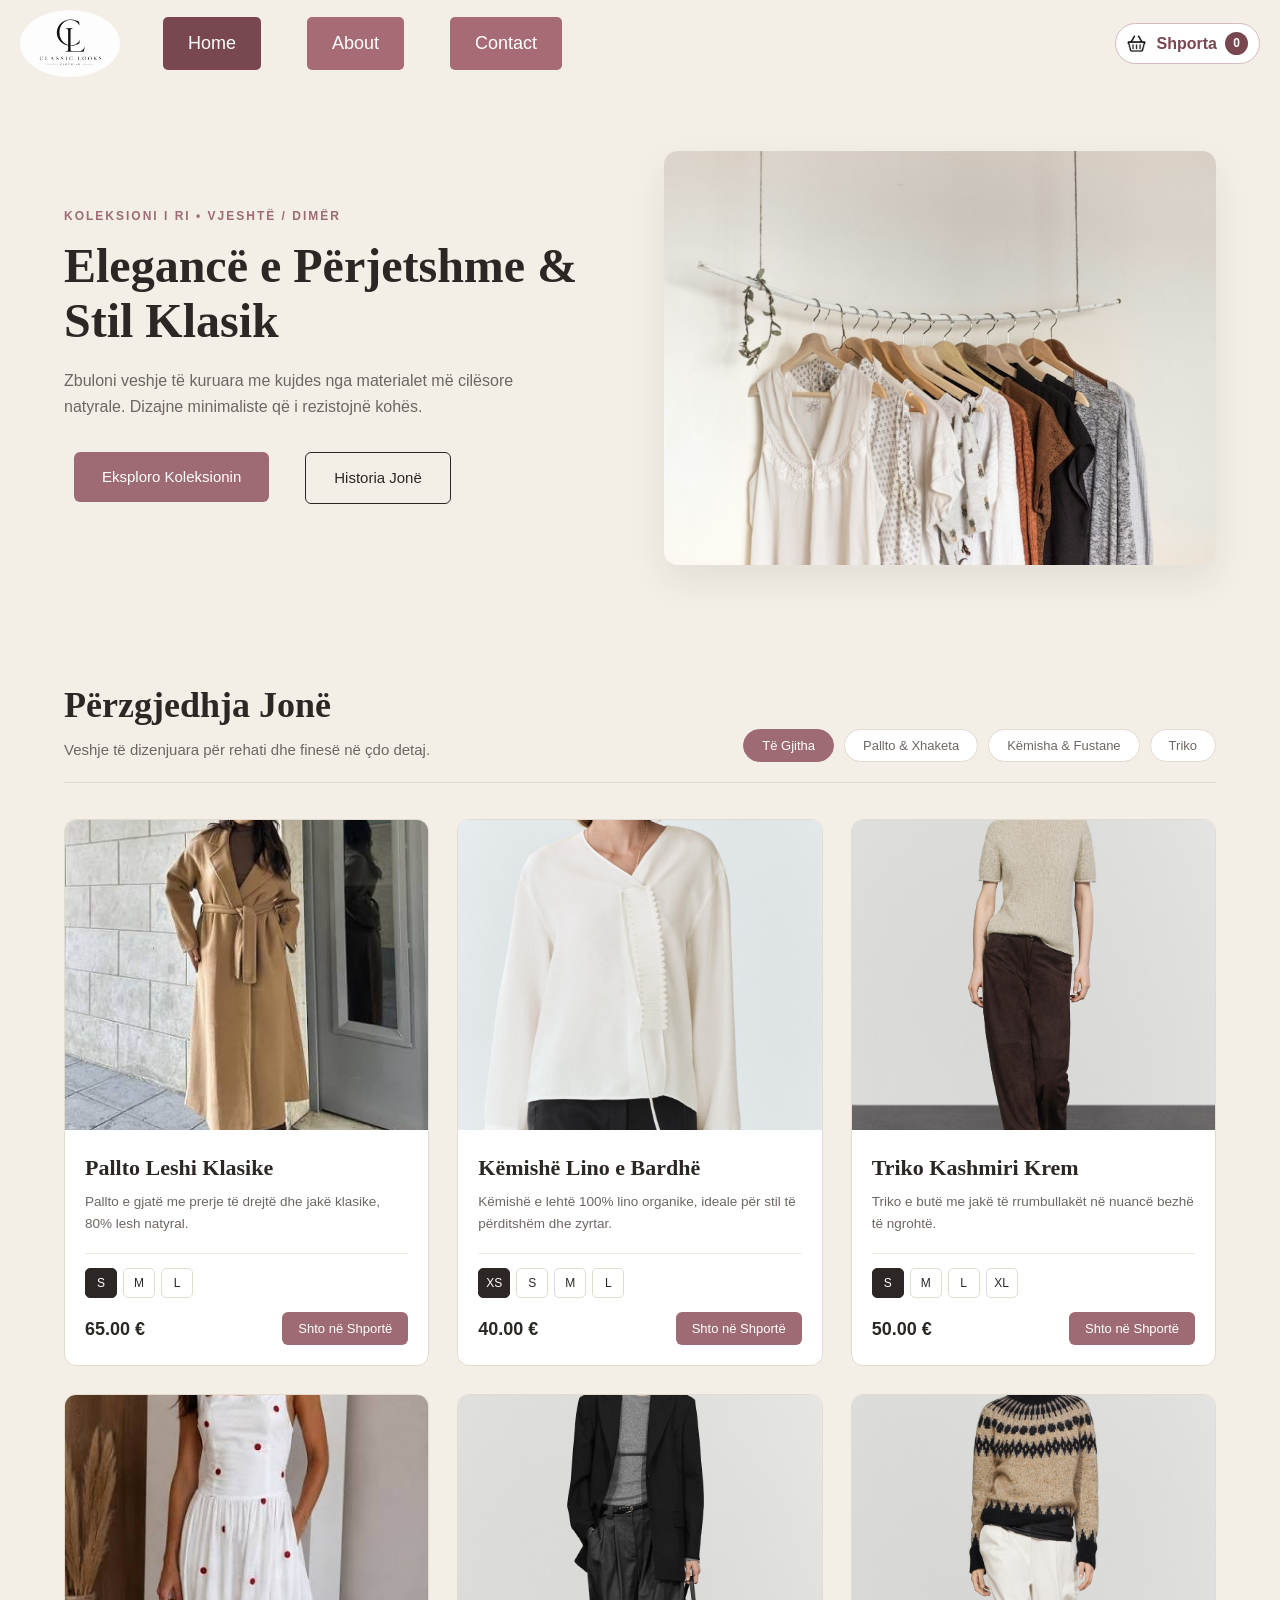
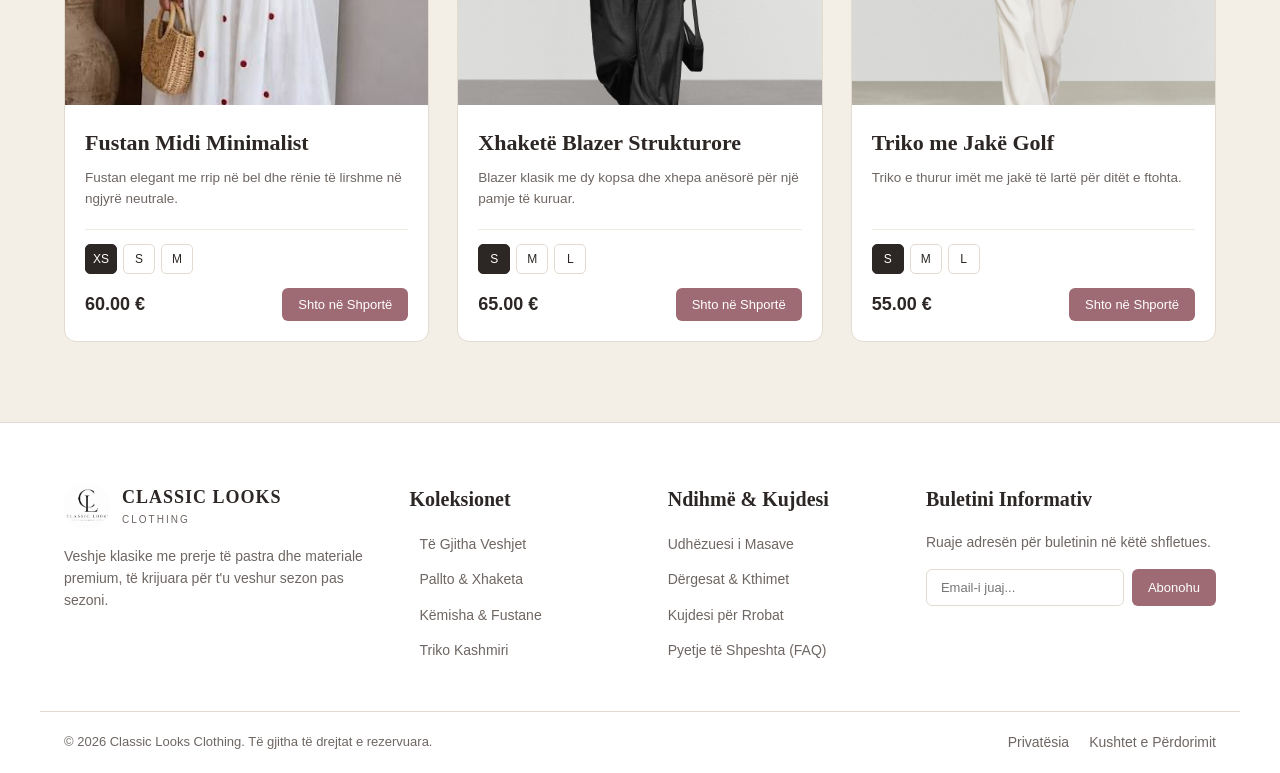
<file: index.html>
<!DOCTYPE html>
<html lang="sq">
<head>
    <meta charset="UTF-8">
    <meta name="viewport" content="width=device-width, initial-scale=1.0">
    <meta name="description" content="Classic Looks Clothing - Veshje klasike dhe elegante për çdo sezon.">
    <title>Classic Looks Clothing</title>
    <link rel="stylesheet" href="css/style.css">
</head>
<body>

    
    <header>
        <img src="logooo.png" alt="Classic Looks Logo" class="logo">

        <a href="index.html" aria-current="page">Home</a>
        <a href="about.html">About</a>
        <a href="contact.html">Contact</a>
        <button id="cart-btn" type="button" aria-controls="cart-drawer" aria-expanded="false">
            <img src="images/shporta.jpg" alt="">
            <span>Shporta</span>
            <span id="cart-badge">0</span>
        </button>
    </header>

    
    <main>

        
        <section class="hero-section">
            <div class="container hero-grid">

                <div class="hero-content">
                    <span class="hero-tag">
                        Koleksioni i Ri • Vjeshtë / Dimër
                    </span>

                    <h1 class="hero-title">
                        Elegancë e Përjetshme & Stil Klasik
                    </h1>

                    <p class="hero-desc">
                        Zbuloni veshje të kuruara me kujdes nga materialet
                        më cilësore natyrale. Dizajne minimaliste që i
                        rezistojnë kohës.
                    </p>

                    <div class="hero-actions">
                        <a href="#shop" class="btn-primary">
                            Eksploro Koleksionin
                        </a>

                        <a href="about.html" class="btn-outline">
                            Historia Jonë
                        </a>
                    </div>
                </div>

                <div class="hero-image-box">
                    <img
                        src="images/koleksioni.jpg"
                        alt="Classic Looks Collection">
                </div>

            </div>
        </section>

        
        <section id="shop" class="shop-section">
            <div class="container">

                <div class="shop-header">

                    <div>
                        <h2 class="section-title">
                            Përzgjedhja Jonë
                        </h2>

                        <p class="section-subtitle">
                            Veshje të dizenjuara për rehati dhe finesë
                            në çdo detaj.
                        </p>
                    </div>

                    <div class="filter-group" id="filter-buttons">
                        <button class="filter-btn active" data-category="all">
                            Të Gjitha
                        </button>

                        <button class="filter-btn" data-category="pallto">
                            Pallto & Xhaketa
                        </button>

                        <button class="filter-btn" data-category="kemisha">
                            Këmisha & Fustane
                        </button>

                        <button class="filter-btn" data-category="triko">
                            Triko
                        </button>
                    </div>

                </div>

                
                <div class="products-grid" id="products-grid"></div>

            </div>
        </section>

    </main>

    
    <footer class="site-footer">

        <div class="container footer-grid">

            <div class="footer-col">

                <div class="footer-brand">
                    <img
                        src="logooo.png"
                        alt="Classic Looks"
                        class="footer-logo-img">

                    <div>
                        <h3 class="footer-brand-name">
                            CLASSIC LOOKS
                        </h3>

                        <span class="footer-brand-sub">
                            CLOTHING
                        </span>
                    </div>
                </div>

                <p class="footer-desc">
                    Veshje klasike me prerje të pastra dhe materiale
                    premium, të krijuara për t'u veshur sezon pas sezoni.
                </p>

            </div>

            <div class="footer-col">

                <h4 class="footer-heading">Koleksionet</h4>

                <ul class="footer-links">
                    <li>
                        <a href="#shop" data-filter="all">
                            Të Gjitha Veshjet
                        </a>
                    </li>

                    <li>
                        <a href="#shop" data-filter="pallto">
                            Pallto & Xhaketa
                        </a>
                    </li>

                    <li>
                        <a href="#shop" data-filter="kemisha">
                            Këmisha & Fustane
                        </a>
                    </li>

                    <li>
                        <a href="#shop" data-filter="triko">
                            Triko Kashmiri
                        </a>
                    </li>
                </ul>

            </div>

            <div class="footer-col">

                <h4 class="footer-heading">Ndihmë & Kujdesi</h4>

                <ul class="footer-links">
                    <li>
                        <button class="footer-link-btn" onclick="openInfoModal('sizes')">
                            Udhëzuesi i Masave
                        </button>
                    </li>

                    <li>
                        <button class="footer-link-btn" onclick="openInfoModal('shipping')">
                            Dërgesat & Kthimet
                        </button>
                    </li>

                    <li>
                        <button class="footer-link-btn" onclick="openInfoModal('care')">
                            Kujdesi për Rrobat
                        </button>
                    </li>

                    <li>
                        <button class="footer-link-btn" onclick="openInfoModal('faq')">
                            Pyetje të Shpeshta (FAQ)
                        </button>
                    </li>
                </ul>

            </div>

            <div class="footer-col">

                <h4 class="footer-heading">
                    Buletini Informativ
                </h4>

                <p class="footer-desc">
                    Ruaje adresën për buletinin në këtë shfletues.
                </p>

                <form id="newsletter-form" class="newsletter-form">
                    <input
                        type="email"
                        id="newsletter-email"
                        placeholder="Email-i juaj..."
                        required>

                    <button type="submit">
                        Abonohu
                    </button>
                </form>

                <p id="newsletter-msg" class="newsletter-msg" role="status"></p>

            </div>

        </div>

        <!-- FOOTER BOTTOM -->
        <div class="container footer-bottom">

            <p>
                &copy; 2026 Classic Looks Clothing.
                Të gjitha të drejtat e rezervuara.
            </p>

            <div class="footer-legal">

                <button class="footer-link-btn" onclick="openInfoModal('privacy')">
                    Privatësia
                </button>

                <button class="footer-link-btn" onclick="openInfoModal('terms')">
                    Kushtet e Përdorimit
                </button>

            </div>

        </div>

    </footer>

    <!-- CART BACKDROP -->
    <div id="cart-backdrop" class="backdrop hidden"></div>

    <!-- SHOPPING CART -->
    <aside id="cart-drawer" class="cart-drawer" inert>

        <div class="cart-header">
            <h3>Shporta Juaj</h3>

            <button id="close-cart" class="close-btn" aria-label="Mbyll shportën">
                &times;
            </button>
        </div>

        <div id="cart-items" class="cart-items"></div>

        <div class="cart-footer">

            <div class="cart-total-row">
                <span>Totali:</span>
                <span id="cart-total" class="cart-total-price">
                    0.00 €
                </span>
            </div>

            <button id="checkout-btn" class="btn-primary full-width">
                Ruaj porosinë në këtë pajisje
            </button>

        </div>

    </aside>

    <!-- INFORMATION MODAL -->
    <!-- Modal-i fillon gjithmonë i fshehur -->
    <div
        id="info-modal"
        class="modal hidden"
        aria-hidden="true">

        <div
            class="modal-card"
            role="dialog"
            aria-modal="true"
            aria-labelledby="modal-title">

            <div class="modal-header">

                <h3 id="modal-title">Titulli</h3>

                <button
                    type="button"
                    onclick="closeInfoModal()"
                    class="close-btn"
                    aria-label="Mbyll dritaren">

                    &times;

                </button>

            </div>

            <div id="modal-body" class="modal-body"></div>

        </div>

    </div>

    <!-- TOAST MESSAGE -->
    <div id="toast" class="toast">
        Produkti u shtua në shportë!
    </div>

    <!-- JAVASCRIPT -->
    <script src="js/main.js"></script>

</body>
</html>
</file>
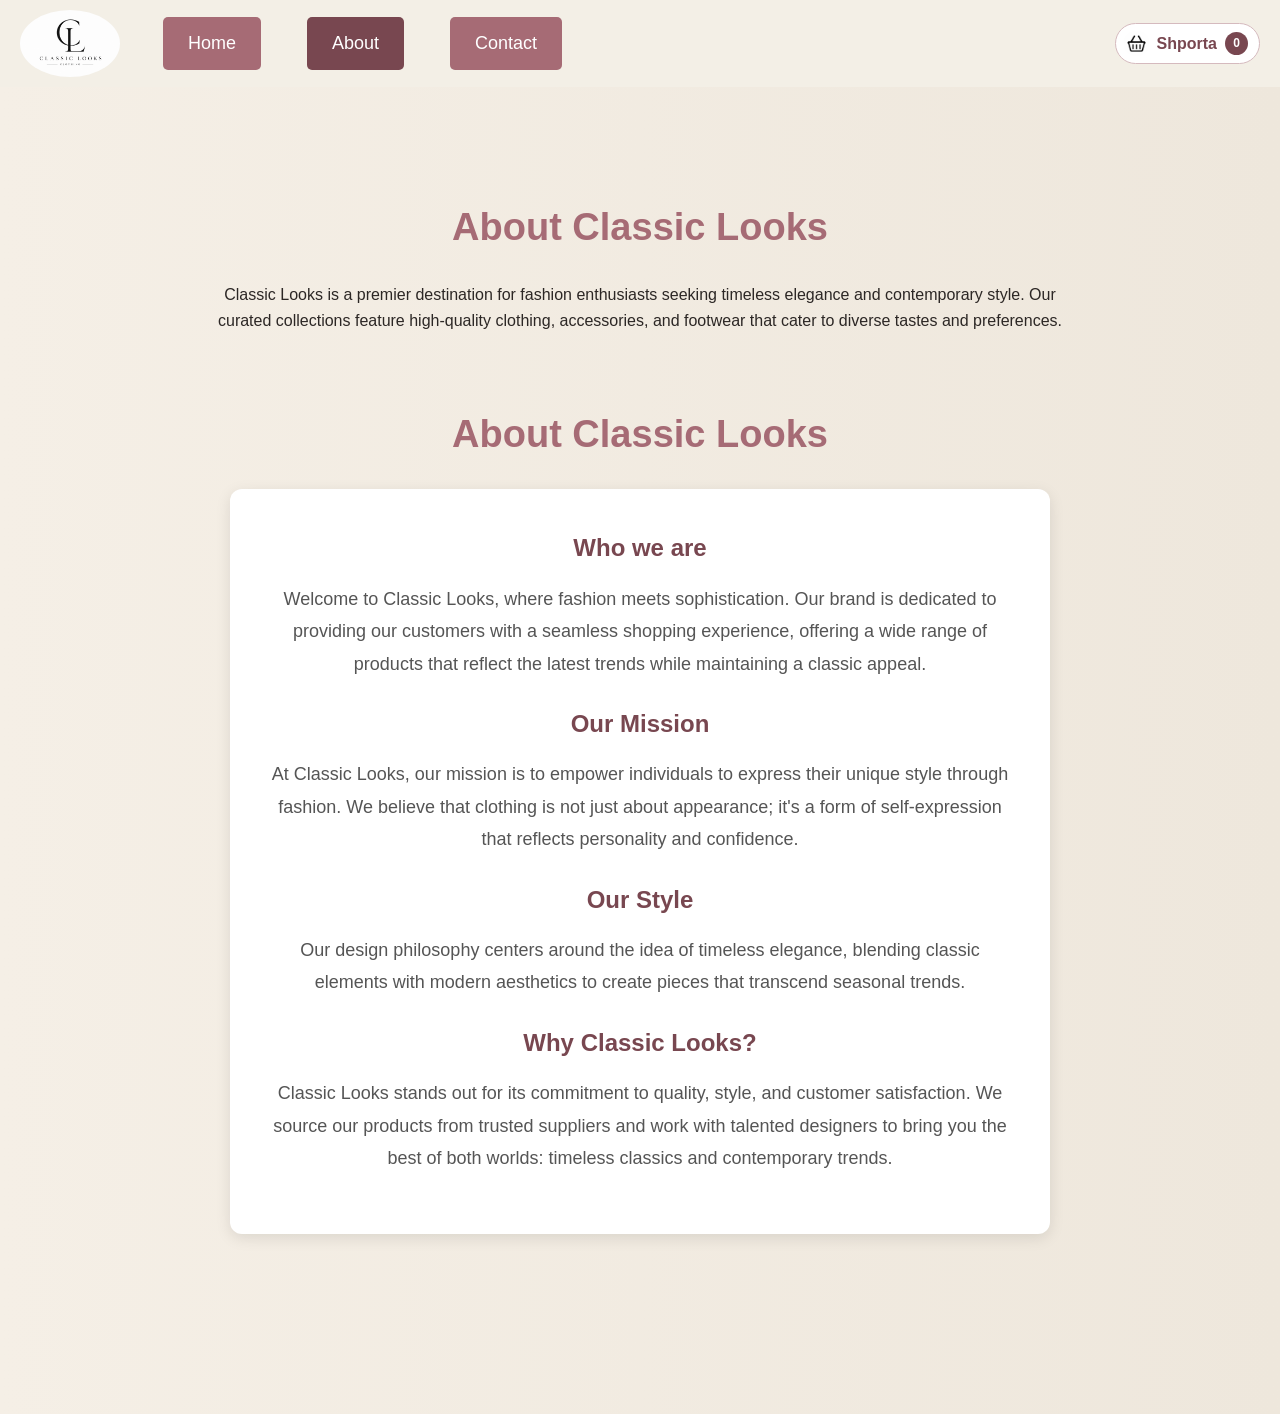
<file: about.html>
<!DOCTYPE html>
<html lang="en">
<head>
    <meta charset="UTF-8">
    <meta name="viewport" content="width=device-width, initial-scale=1.0">
    <title>About</title>
    <link rel="stylesheet" href="css/style.css">
    <link rel="stylesheet" href="css/about.css">
</head>
<body>


    <header>
        <img src="logooo.png" alt="Classic Looks Logo" class="logo">

        <a href="index.html">Home</a>
        <a href="about.html" aria-current="page">About</a>
        <a href="contact.html">Contact</a>
        <button id="cart-btn" type="button" aria-controls="cart-drawer" aria-expanded="false">
            <img src="images/shporta.jpg" alt="">
            <span>Shporta</span>
            <span id="cart-badge">0</span>
        </button>
    </header>

    <section id="Main-Page">

        <div class="about-container">

            <h1>About Classic Looks</h1>

            <p class="about-description">Classic Looks is a premier destination for fashion enthusiasts seeking timeless elegance and contemporary style. Our curated collections feature high-quality clothing, accessories, and footwear that cater to diverse tastes and preferences.</p>

            <div class="about-container">

                <h1>About Classic Looks</h1>

                <div class="about-box">

                    <h2>Who we are</h2>

                    <p> Welcome to Classic Looks, where fashion meets sophistication. Our brand is dedicated to providing our customers with a seamless shopping experience, offering a wide range of products that reflect the latest trends while maintaining a classic appeal.</p>

                    <h2>Our Mission</h2>
                    <p>At Classic Looks, our mission is to empower individuals to express their unique style through fashion. We believe that clothing is not just about appearance; it's a form of self-expression that reflects personality and confidence.</p>

                    <h2>Our Style</h2>
                    <p>Our design philosophy centers around the idea of timeless elegance, blending classic elements with modern aesthetics to create pieces that transcend seasonal trends.</p>

                    <h2>Why Classic Looks?</h2>

                    <p>Classic Looks stands out for its commitment to quality, style, and customer satisfaction. We source our products from trusted suppliers and work with talented designers to bring you the best of both worlds: timeless classics and contemporary trends.</p>

                </div>



            </div>

        </div>

    </section>






    <!-- CART BACKDROP -->
    <div id="cart-backdrop" class="backdrop hidden"></div>

    <!-- SHOPPING CART -->
    <aside id="cart-drawer" class="cart-drawer" inert>

        <div class="cart-header">
            <h3>Shporta Juaj</h3>

            <button id="close-cart" class="close-btn" aria-label="Mbyll shportën">
                &times;
            </button>
        </div>

        <div id="cart-items" class="cart-items"></div>

        <div class="cart-footer">

            <div class="cart-total-row">
                <span>Totali:</span>
                <span id="cart-total" class="cart-total-price">
                    0.00 €
                </span>
            </div>

            <button id="checkout-btn" class="btn-primary full-width">
                Ruaj porosinë në këtë pajisje
            </button>

        </div>

    </aside>

    <div id="toast" class="toast">
        Produkti u shtua në shportë!
    </div>
    <script src="js/main.js"></script>
</body>
</html>
</file>
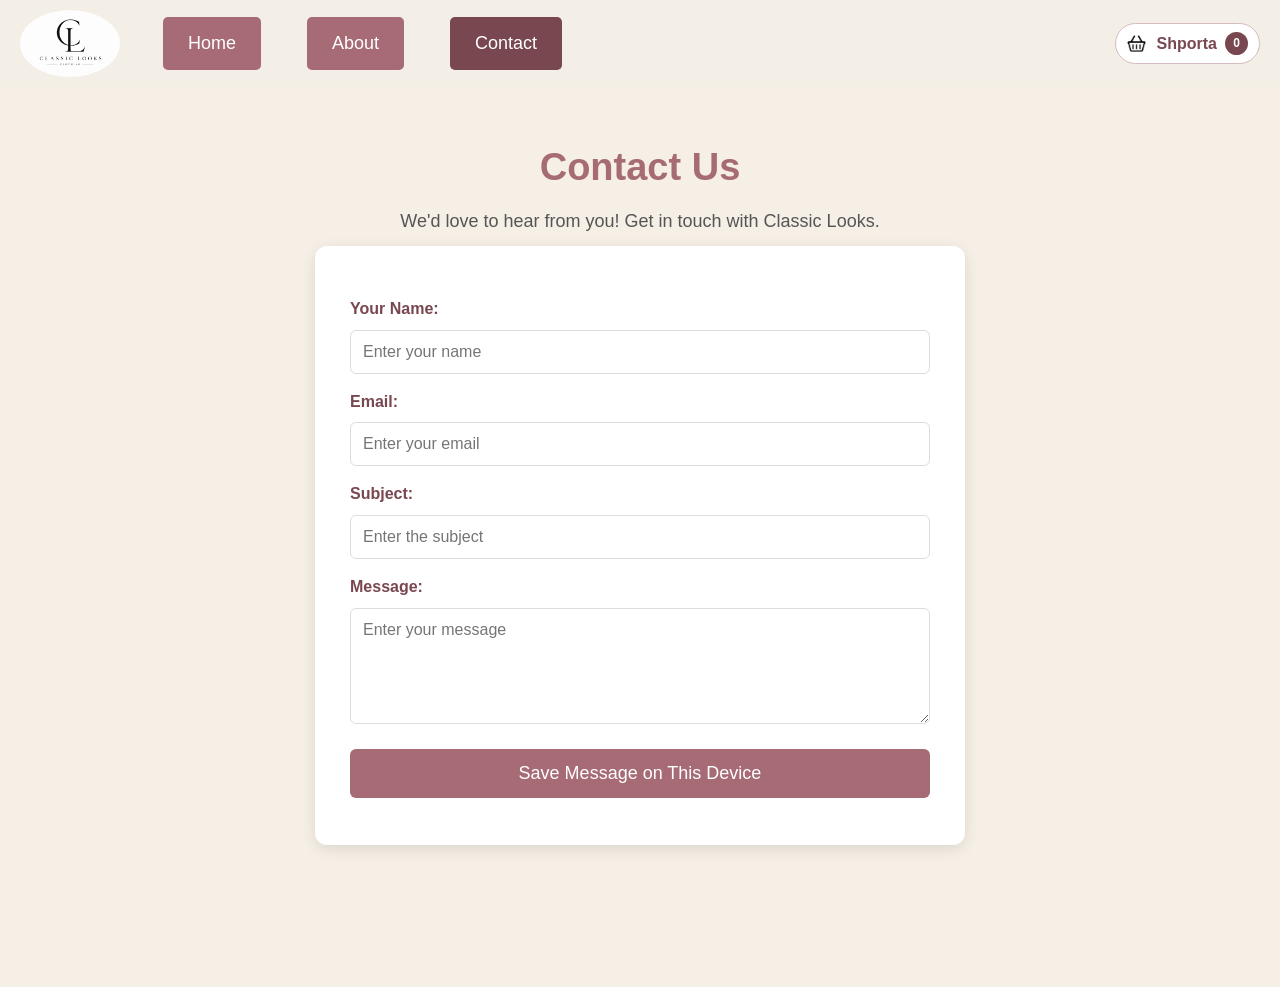
<file: contact.html>
<!DOCTYPE html>
<html lang="en">
<head>
    <meta charset="UTF-8">
    <meta name="viewport" content="width=device-width, initial-scale=1.0">
    <title>Contact</title>
    <link rel="stylesheet" href="css/style.css">
</head>
<body>


    <header>
        <img src="logooo.png" alt="Classic Looks Logo" class="logo">

        <a href="index.html">Home</a>
        <a href="about.html">About</a>
        <a href="contact.html" aria-current="page">Contact</a>
        <button id="cart-btn" type="button" aria-controls="cart-drawer" aria-expanded="false">
            <img src="images/shporta.jpg" alt="">
            <span>Shporta</span>
            <span id="cart-badge">0</span>
        </button>
    </header>

    <section id="Main-Page">

        <div class="contact-container">

            <h1>Contact Us</h1>

            <p class="contact-description">We'd love to hear from you! Get in touch with Classic Looks.</p>

            <div class="contact-box">

                <form id="contact-form">

                    <label for="name">Your Name:</label>
                    <input type="text" id="name" name="name" placeholder="Enter your name" required>

                    <label for="email">Email:</label>
                    <input type="email" id="email" name="email" placeholder="Enter your email" required>

                    <label for="subject">Subject:</label>
                    <input type="text" id="subject" name="subject" placeholder="Enter the subject" required>

                    <label for="message">Message:</label>
                    <textarea rows="5" id="message" name="message" placeholder="Enter your message" required></textarea>

                    <button type="submit">Save Message on This Device</button>


                </form>
                <p id="contact-status" role="status"></p>



            </div>



        </div>

        
    </section>



    <!-- CART BACKDROP -->
    <div id="cart-backdrop" class="backdrop hidden"></div>

    <!-- SHOPPING CART -->
    <aside id="cart-drawer" class="cart-drawer" inert>

        <div class="cart-header">
            <h3>Shporta Juaj</h3>

            <button id="close-cart" class="close-btn" aria-label="Mbyll shportën">
                &times;
            </button>
        </div>

        <div id="cart-items" class="cart-items"></div>

        <div class="cart-footer">

            <div class="cart-total-row">
                <span>Totali:</span>
                <span id="cart-total" class="cart-total-price">
                    0.00 €
                </span>
            </div>

            <button id="checkout-btn" class="btn-primary full-width">
                Ruaj porosinë në këtë pajisje
            </button>

        </div>

    </aside>

    <div id="toast" class="toast">
        Produkti u shtua në shportë!
    </div>
    <script src="js/main.js"></script>
</body>
</html>
</file>
<file: css/style.css>
body{
    background-color: #F5EFE6;
    font-family: Arial, sans-serif;
    margin: 0;
    padding: 0;
}

a {
    color: #dd1818;
    text-decoration: none;
    text-align: center;
    font-size: 20px;
    margin: 10px;
    padding: 10px;
    height: 100%;
    flex-direction: column;
    flex-wrap: wrap;
    margin-top: 0;

}

header{
    max-width:1700px;
    margin: 0 auto;
    display: flex;
    align-items: center;
    padding: 10px 20px;
    gap: 40px;
}

.logo{
    width: 100px;
    height: auto;
    border-radius: 50%;
}

header a {
    margin-top: 10px;
    display: inline-block;
    padding: 12px 25px;
    margin:3px;
    background-color:  #a66b75;
    color: white;
    text-decoration: none;
    border-radius: 5px;
    font-size: 18px;
    align-self: center;
    height: auto;

}

header a:hover {
    background-color: #784750;
    
}

#Main-Page{
    background-color: #F5EFE6;
    min-height: 100vh;
}

.contact-container{
    max-width: 650px;
    margin: 0 auto;
    text-align: center;
    padding-top: 50px;
}

.contact-container h1{
    color: #a66b75;
    font-size: 38px;
    margin-bottom: 10px;
}

.contact-description{
    color: #555;
    font-size: 18px;
    margin-bottom: 10px;
}

.contact-box{
    background-color: #fff;
    padding: 35px;
    border-radius: 12px;
    box-shadow: 0 4px 15px rgba(0, 0, 0, 0.1);
}

.contact-box form{
    display: flex;
    flex-direction: column;
    text-align: left;
}

.contact-box label{
    margin-bottom: 8px;
    margin-top: 15px;
    color: #784750;
    font-weight: bold;
   
}

.contact-box input,
.contact-box textarea{
    padding: 12px;
    border: 1px solid #ddd;
    border-radius: 6px;
    font-size: 16px;
    font-family: Arial, sans-serif;
}

.contact-box textarea{
    resize: vertical;
}

.contact-box button{
    margin-top: 25px;
    padding: 14px;
    background-color: #a66b75;
    color: white;
    border: none;
    border-radius: 6px;
    font-size: 18px;
    cursor: pointer;
}

.contact-box button:hover{
    background-color: #784750;
}

:root {
  --bg-cream: #F3EFE6;
  --bg-white: #FFFFFF;
  --mauve-primary: #9E6B74;
  --mauve-hover: #875760;
  --text-dark: #2C2725;
  --text-muted: #6E6662;
  --border-color: #E2DBD0;
  --font-serif: 'Cormorant Garamond', Georgia, serif;
  --font-sans: 'Plus Jakarta Sans', -apple-system, sans-serif;
}

* {
  box-sizing: border-box;
  margin: 0;
  padding: 0;
}

html {
  scroll-behavior: smooth;
}

body {
  background-color: var(--bg-cream);
  color: var(--text-dark);
  font-family: var(--font-sans);
  line-height: 1.6;
}

.container {
  max-width: 1200px;
  margin: 0 auto;
  padding: 0 24px;
}

.hero-section {
  padding: 64px 0;
}

.hero-grid {
  display: grid;
  grid-template-columns: 1fr 1fr;
  gap: 48px;
  align-items: center;
}

.hero-tag {
  display: inline-block;
  font-size: 12px;
  text-transform: uppercase;
  letter-spacing: 2px;
  color: var(--mauve-primary);
  font-weight: 600;
  margin-bottom: 12px;
}

.hero-title {
  font-family: var(--font-serif);
  font-size: 48px;
  line-height: 1.15;
  font-weight: 600;
  margin-bottom: 20px;
  color: var(--text-dark);
}

.hero-desc {
  font-size: 16px;
  color: var(--text-muted);
  margin-bottom: 32px;
  max-width: 480px;
}

.hero-actions {
  display: flex;
  gap: 16px;
  flex-wrap: wrap;
}

.btn-primary {
  background-color: var(--mauve-primary);
  color: var(--bg-white);
  border: none;
  padding: 13px 28px;
  border-radius: 6px;
  font-size: 15px;
  font-weight: 500;
  cursor: pointer;
  text-decoration: none;
  display: inline-block;
  transition: background-color 0.2s ease;
}

.btn-primary:hover {
  background-color: var(--mauve-hover);
}

.btn-outline {
  background-color: transparent;
  color: var(--text-dark);
  border: 1px solid var(--text-dark);
  padding: 13px 28px;
  border-radius: 6px;
  font-size: 15px;
  font-weight: 500;
  text-decoration: none;
  display: inline-block;
  transition: all 0.2s ease;
}

.btn-outline:hover {
  background-color: var(--text-dark);
  color: var(--bg-white);
}

.hero-image-box {
  border-radius: 14px;
  overflow: hidden;
  box-shadow: 0 16px 36px rgba(44, 39, 37, 0.08);
  aspect-ratio: 4 / 3;
}

.hero-image-box img {
  width: 100%;
  height: 100%;
  object-fit: cover;
  display: block;
}

.shop-section {
  padding: 48px 0 80px;
}

.shop-header {
  display: flex;
  justify-content: space-between;
  align-items: flex-end;
  flex-wrap: wrap;
  gap: 20px;
  margin-bottom: 36px;
  padding-bottom: 20px;
  border-bottom: 1px solid var(--border-color);
}

.section-title {
  font-family: var(--font-serif);
  font-size: 36px;
  font-weight: 600;
  color: var(--text-dark);
}

.section-subtitle {
  color: var(--text-muted);
  font-size: 15px;
  margin-top: 4px;
}

.filter-group {
  display: flex;
  gap: 10px;
  flex-wrap: wrap;
}

.filter-btn {
  background-color: var(--bg-white);
  border: 1px solid var(--border-color);
  color: var(--text-muted);
  padding: 8px 18px;
  border-radius: 20px;
  font-size: 13px;
  font-weight: 500;
  cursor: pointer;
  transition: all 0.2s ease;
}

.filter-btn:hover,
.filter-btn.active {
  background-color: var(--mauve-primary);
  border-color: var(--mauve-primary);
  color: var(--bg-white);
}

.products-grid {
  display: grid;
  grid-template-columns: repeat(3, 1fr);
  gap: 28px;
}

.product-card {
  background-color: var(--bg-white);
  border-radius: 12px;
  border: 1px solid var(--border-color);
  overflow: hidden;
  display: flex;
  flex-direction: column;
  height: 100%;
  transition: transform 0.25s ease, box-shadow 0.25s ease;
}

.product-card:hover {
  transform: translateY(-4px);
  box-shadow: 0 12px 28px rgba(0, 0, 0, 0.06);
}

.product-img-wrap {
  width: 100%;
  height: 310px;
  overflow: hidden;
  background-color: #eae4d8;
}

.product-img-wrap img {
  width: 100%;
  height: 100%;
  object-fit: cover;
  transition: transform 0.4s ease;
}

.product-card:hover .product-img-wrap img {
  transform: scale(1.04);
}

.product-body {
  padding: 20px;
  display: flex;
  flex-direction: column;
  flex: 1;
}

.product-title {
  font-family: var(--font-serif);
  font-size: 22px;
  font-weight: 600;
  margin-bottom: 6px;
}

.product-desc {
  font-size: 13.5px;
  color: var(--text-muted);
  margin-bottom: 18px;
  min-height: 44px;
}

.product-bottom {
  margin-top: auto;
  padding-top: 14px;
  border-top: 1px solid #f0ebe1;
}

.size-selector {
  display: flex;
  gap: 6px;
  margin-bottom: 14px;
}

.size-btn {
  width: 32px;
  height: 30px;
  border: 1px solid var(--border-color);
  background-color: var(--bg-white);
  border-radius: 5px;
  font-size: 12px;
  font-weight: 500;
  color: var(--text-dark);
  cursor: pointer;
  transition: all 0.15s ease;
}

.size-btn.active,
.size-btn:hover {
  background-color: var(--text-dark);
  color: var(--bg-white);
  border-color: var(--text-dark);
}

.product-footer-row {
  display: flex;
  align-items: center;
  justify-content: space-between;
}

.product-price {
  font-size: 18px;
  font-weight: 600;
  color: var(--text-dark);
}

.add-cart-btn {
  background-color: var(--mauve-primary);
  color: var(--bg-white);
  border: none;
  padding: 9px 16px;
  border-radius: 6px;
  font-size: 13px;
  font-weight: 500;
  cursor: pointer;
  transition: background-color 0.2s ease;
}

.add-cart-btn:hover {
  background-color: var(--mauve-hover);
}

.site-footer {
  background-color: var(--bg-white);
  border-top: 1px solid var(--border-color);
  padding-top: 60px;
}

.footer-grid {
  display: grid;
  grid-template-columns: 1.4fr 1fr 1fr 1.3fr;
  gap: 40px;
  padding-bottom: 48px;
}

.footer-brand {
  display: flex;
  align-items: center;
  gap: 12px;
  margin-bottom: 16px;
}

.footer-logo-img {
  width: 46px;
  height: 46px;
  border-radius: 50%;
  object-fit: cover;
}

.footer-brand-name {
  font-family: var(--font-serif);
  font-size: 18px;
  letter-spacing: 1px;
}

.footer-brand-sub {
  font-size: 10px;
  letter-spacing: 2px;
  color: var(--text-muted);
  display: block;
}

.footer-desc {
  font-size: 14px;
  color: var(--text-muted);
  margin-bottom: 16px;
}

.footer-heading {
  font-family: var(--font-serif);
  font-size: 20px;
  margin-bottom: 16px;
  color: var(--text-dark);
}

.footer-links {
  list-style: none;
  padding: 0;
  display: flex;
  flex-direction: column;
  gap: 10px;
}

.footer-links a,
.footer-link-btn {
  background: none;
  border: none;
  color: var(--text-muted);
  font-size: 14px;
  text-align: left;
  text-decoration: none;
  padding: 0;
  cursor: pointer;
  transition: color 0.2s ease;
}

.footer-links a:hover,
.footer-link-btn:hover {
  color: var(--mauve-primary);
}

.newsletter-form {
  display: flex;
  gap: 8px;
}

.newsletter-form input {
  flex: 1;
  padding: 10px 14px;
  border: 1px solid var(--border-color);
  border-radius: 6px;
  font-size: 13px;
  outline: none;
}

.newsletter-form input:focus {
  border-color: var(--mauve-primary);
}

.newsletter-form button {
  background-color: var(--mauve-primary);
  color: var(--bg-white);
  border: none;
  padding: 10px 16px;
  border-radius: 6px;
  font-size: 13px;
  font-weight: 500;
  cursor: pointer;
}

.newsletter-msg {
  font-size: 13px;
  color: var(--mauve-primary);
  margin-top: 8px;
}

.footer-bottom {
  border-top: 1px solid var(--border-color);
  padding: 20px 24px;
  display: flex;
  justify-content: space-between;
  align-items: center;
  font-size: 13px;
  color: var(--text-muted);
}

.footer-legal {
  display: flex;
  gap: 20px;
}

.backdrop {
  position: fixed;
  inset: 0;
  background-color: rgba(0, 0, 0, 0.4);
  z-index: 200;
}

.hidden {
  display: none;
}

.cart-drawer {
  position: fixed;
  top: 0;
  right: 0;
  transform: translateX(110%);
  width: 100%;
  max-width: 400px;
  height: 100vh;
  height: 100dvh;
  background-color: var(--bg-white);
  z-index: 210;
  display: flex;
  flex-direction: column;
  box-shadow: -8px 0 30px rgba(0, 0, 0, 0.12);
  transition: transform 0.3s ease;
}

.cart-drawer.open {
  transform: translateX(0);
}

.cart-header {
  padding: 20px 24px;
  border-bottom: 1px solid var(--border-color);
  display: flex;
  justify-content: space-between;
  align-items: center;
}

.cart-header h3 {
  font-family: var(--font-serif);
  font-size: 24px;
}

.close-btn {
  background: none;
  border: none;
  font-size: 28px;
  line-height: 1;
  color: var(--text-muted);
  cursor: pointer;
}

.cart-items {
  flex: 1;
  overflow-y: auto;
  padding: 20px 24px;
}

.empty-cart {
  text-align: center;
  color: var(--text-muted);
  margin-top: 40px;
}

.cart-item {
  display: flex;
  gap: 14px;
  padding-bottom: 16px;
  margin-bottom: 16px;
  border-bottom: 1px solid var(--border-color);
}

.cart-item img {
  width: 68px;
  height: 82px;
  object-fit: cover;
  border-radius: 6px;
}

.cart-item-info h4 {
  font-size: 15px;
  margin-bottom: 4px;
}

.cart-item-meta {
  font-size: 12.5px;
  color: var(--text-muted);
  display: block;
  margin-bottom: 8px;
}

.qty-controls {
  display: flex;
  align-items: center;
  gap: 10px;
}

.qty-controls button {
  width: 24px;
  height: 24px;
  border: 1px solid var(--border-color);
  background: var(--bg-cream);
  border-radius: 4px;
  font-weight: 600;
  cursor: pointer;
}

.cart-footer {
  padding: 20px 24px;
  border-top: 1px solid var(--border-color);
  background-color: var(--bg-cream);
}

.cart-total-row {
  display: flex;
  justify-content: space-between;
  align-items: center;
  margin-bottom: 16px;
  font-size: 16px;
}

.cart-total-price {
  font-size: 20px;
  font-weight: 700;
  color: var(--mauve-primary);
}

.full-width {
  width: 100%;
}

.modal {
  position: fixed;
  inset: 0;
  background-color: rgba(0, 0, 0, 0.45);
  z-index: 300;
  display: flex;
  align-items: center;
  justify-content: center;
  padding: 20px;
}

.modal-card {
  background-color: var(--bg-white);
  border-radius: 12px;
  max-width: 480px;
  width: 100%;
  overflow: hidden;
  box-shadow: 0 20px 50px rgba(0, 0, 0, 0.2);
}

.modal-header {
  padding: 18px 24px;
  border-bottom: 1px solid var(--border-color);
  display: flex;
  justify-content: space-between;
  align-items: center;
}

.modal-header h3 {
  font-family: var(--font-serif);
  font-size: 22px;
}

.modal-body {
  padding: 20px 24px;
  color: var(--text-muted);
  font-size: 14.5px;
}

.modal-body p {
  margin-bottom: 10px;
}

.toast {
  position: fixed;
  bottom: 24px;
  left: 50%;
  transform: translateX(-50%) translateY(100px);
  background-color: var(--text-dark);
  color: var(--bg-white);
  padding: 12px 24px;
  border-radius: 8px;
  font-size: 14px;
  z-index: 400;
  opacity: 0;
  transition: all 0.3s ease;
}

.toast.show {
  transform: translateX(-50%) translateY(0);
  opacity: 1;
}

@media (max-width: 960px) {
  .hero-grid {
    grid-template-columns: 1fr;
  }

  .products-grid {
    grid-template-columns: repeat(2, 1fr);
  }

  .footer-grid {
    grid-template-columns: repeat(2, 1fr);
  }
}

@media (max-width: 640px) {
  .hero-title {
    font-size: 36px;
  }

  .products-grid {
    grid-template-columns: 1fr;
  }

  .footer-grid {
    grid-template-columns: 1fr;
  }

  .footer-bottom {
    flex-direction: column;
    gap: 12px;
    text-align: center;
  }
}


.hidden {
    display: none !important;
}

.modal {
    position: fixed;
    inset: 0;
    z-index: 9999;
    display: flex;
    justify-content: center;
    align-items: center;
    background: rgba(0, 0, 0, 0.5);
    padding: 20px;
}

.modal-card {
    background: #fff;
    width: 100%;
    max-width: 600px;
    border-radius: 14px;
    overflow: hidden;
    max-height: 85vh;
    overflow-y: auto;
}

.modal-header {
    display: flex;
    justify-content: space-between;
    align-items: center;
    padding: 20px 28px;
    border-bottom: 1px solid #eee;
}

.modal-body {
    padding: 20px 28px;
}

.modal-body p {
    margin-bottom: 15px;
}

.modal-open {
    overflow: hidden;
}

header a[aria-current="page"] {
    background-color: #784750;
}

#cart-btn {
    display: inline-flex;
    align-items: center;
    gap: 8px;
    margin-inline-start: auto;
    flex-shrink: 0;
    padding: 7px 11px 7px 8px;
    border: 1px solid #d5babe;
    border-radius: 999px;
    background: var(--bg-white);
    color: #784750;
    font: inherit;
    font-weight: 700;
    cursor: pointer;
}

#cart-btn:hover,
#cart-btn[aria-expanded="true"] {
    border-color: #784750;
    background: #f8eeee;
}

#cart-btn:focus-visible {
    outline: 2px solid #784750;
    outline-offset: 3px;
}

#cart-btn img {
    width: 25px;
    height: 25px;
    border-radius: 50%;
}

#cart-badge {
    display: grid;
    place-items: center;
    min-width: 23px;
    height: 23px;
    padding-inline: 4px;
    border-radius: 999px;
    background: #784750;
    color: var(--bg-white);
    font-size: 12px;
}

#contact-status {
    margin-top: 12px;
}

@media (max-width: 640px) {
    body > header {
        flex-wrap: wrap;
        gap: 8px;
        padding-inline: 12px;
    }

    body > header .logo {
        width: 58px;
    }

    body > header a {
        margin: 0;
        padding: 8px;
        font-size: 14px;
    }

    .contact-container {
        padding-inline: 12px;
    }
}
</file>
<file: css/about.css>
#Main-Page{
    min-height: 100vh;
    background: linear-gradient(to right,#f5efe6,#eee7dc);
    padding: 40px;
    box-sizing: border-box;
}


.about-container {
    max-width: 900px;
    margin: 50px auto;
    padding: 20px;
    text-align: center;
}

.about-container h1{
    color: #a66b75;
    font-size: 38px;
    margin-bottom: 25px;
}

.about-box{
    background-color: white;
    padding: 40px;
    border-radius: 12px;
    box-shadow: 0 4px 15px rgba(0,0,0,0.1);
}

.about-box h2{
    color: #784750;
    margin-bottom: 15px;
    margin-top: 25px;
}

.about-box h2:first-child{
    margin-top: 0;
}

.about-box p {
    color: #555;
    font-size: 18px;
    line-height: 1.8;
    margin-bottom: 20px;
}
</file>
